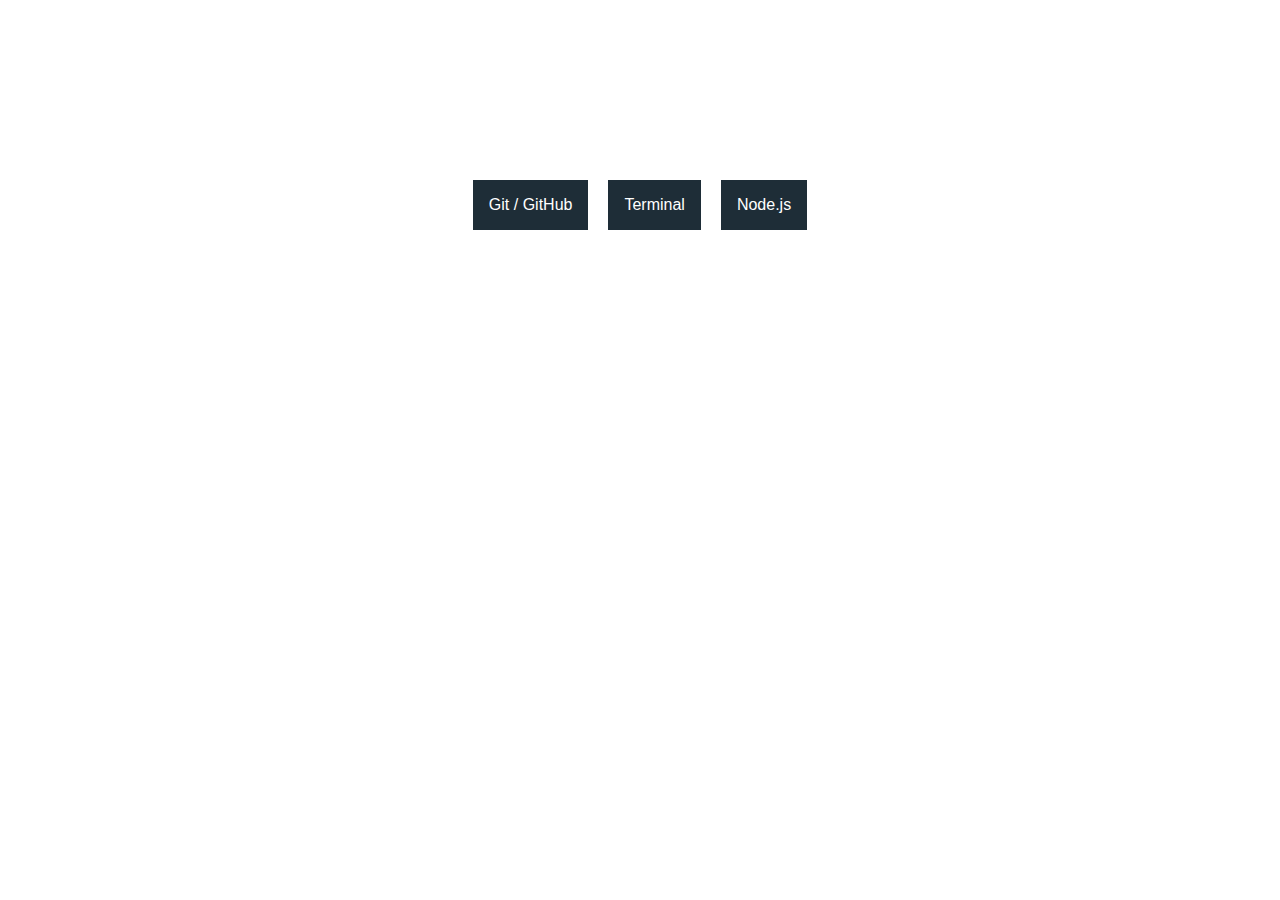
<file: index.html>
<!DOCTYPE html>
<html lang="de">

<head>
    <meta charset="UTF-8">
    <meta name="viewport" content="width=device-width, initial-scale=1.0">
    <link rel="stylesheet" href="./assets/css/style.css">
    <title>CheatSheet</title>
</head>

<body>

    <main>
        <main>
            <div class="dropdown">
                <button onclick="toggleDropdown('dropdown1')" class="dropbtn">Git / GitHub</button>
                <div id="dropdown1" class="dropdown-content">
                    <a href="./assets/html/git-github/git.html" class="hover-link">Git</a>
                    <a href="./assets/html/git-github/gitHub.html" class="hover-link">GitHub</a>
                </div>
            </div>

            <div class="dropdown">
                <button onclick="toggleDropdown('dropdown2')" class="dropbtn">Terminal</button>
                <div id="dropdown2" class="dropdown-content">
                    <a href="./assets/html/Terminal/terminal.html" class="hover-link">Terminal</a>
                    <a href="./assets/html/Terminal/navigation.html" class="hover-link">Navigation</a>
                </div>
            </div>

            <div class="dropdown">
                <button onclick="toggleDropdown('dropdown3')" class="dropbtn">Node.js</button>
                <div id="dropdown3" class="dropdown-content">
                    <a href="./assets/html/Node/nodeInstall.html" class="hover-link">installieren</a>
                    <a href="./assets/html/Node/nodeDelete.html" class="hover-link">löschen</a>
                </div>
            </div>


        </main>


    </main>
    <script src="./assets/js/main.js"></script>

</body>

</html>
</file>
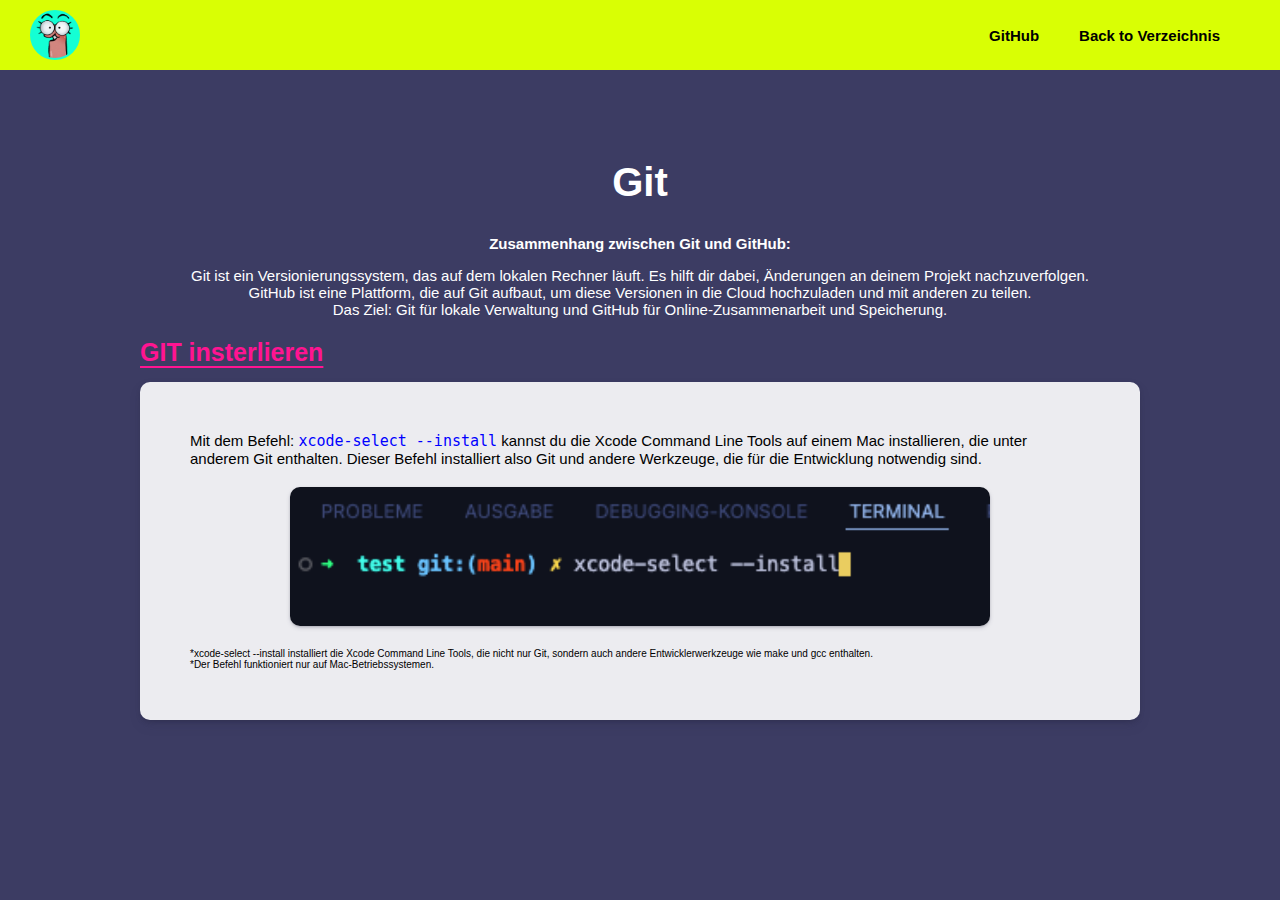
<file: assets/html/git-github/git.html>
<!DOCTYPE html>
<html lang="de">

<head>
    <meta charset="UTF-8">
    <meta name="viewport" content="width=device-width, initial-scale=1.0">
    <link rel="stylesheet" href="./gitGitHub.css">
    <title>Git</title>
</head>

<body>

    <header>
        <nav>
            <div class="wormie-container"></div>
            <ul class="header__list--unordered">
                <li class="header__list-item"><a href="./gitHub.html">GitHub</a></li>
                <li class="header__list-item"><a href="../../../index.html">Back to Verzeichnis</a></li>
            </ul>
        </nav>
    </header>

    <main class="main-content">
        <article>
            <h1>Git</h1>
            <div class="git">
                <h4>Zusammenhang zwischen Git und GitHub:</h4>
                <p>Git ist ein Versionierungssystem, das auf dem lokalen Rechner läuft. Es hilft dir dabei, Änderungen
                    an
                    deinem Projekt nachzuverfolgen.</p>
                <p> GitHub ist eine Plattform, die auf Git aufbaut, um diese Versionen in die Cloud hochzuladen und
                    mit anderen zu teilen.</p>
                <p>Das Ziel: Git für lokale Verwaltung und GitHub für Online-Zusammenarbeit und Speicherung.</p>

            </div>

        </article>

        <h2>GIT insterlieren</h2>
        <section class="main-content__section-one">
            <div>
                <p class="text-item">Mit dem Befehl: <code>xcode-select --install</code> kannst du die Xcode Command
                    Line Tools auf einem
                    Mac
                    installieren, die unter anderem Git enthalten. Dieser Befehl installiert also Git und andere
                    Werkzeuge,
                    die für die Entwicklung notwendig sind.</p>
            </div>
            <div class="image-container">
                <img src="../../img/xcode.png" alt="">
            </div>
            <p>*xcode-select --install installiert die Xcode Command Line Tools, die nicht nur Git, sondern auch andere
                Entwicklerwerkzeuge wie make und gcc enthalten.</p>
            <p>*Der Befehl funktioniert nur auf Mac-Betriebssystemen.</p>

        </section>





    </main>


</body>

</html>
</file>
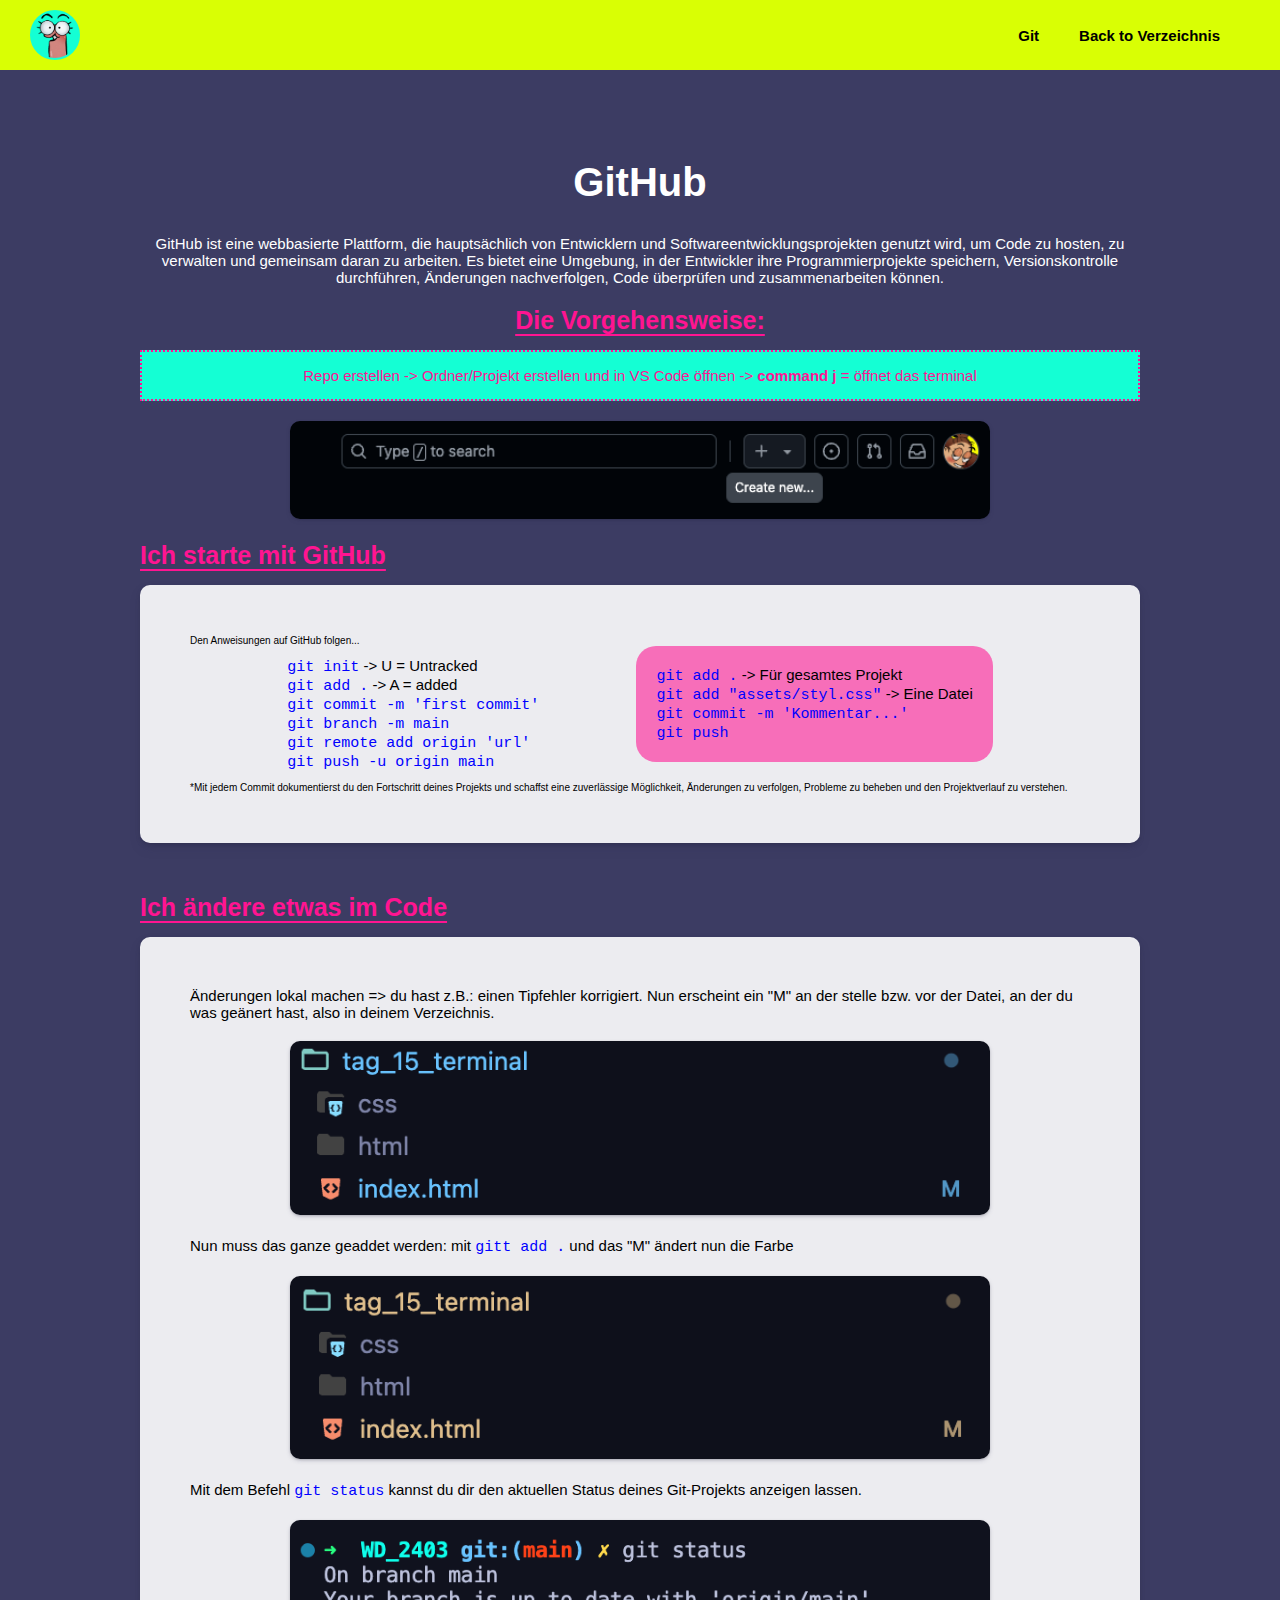
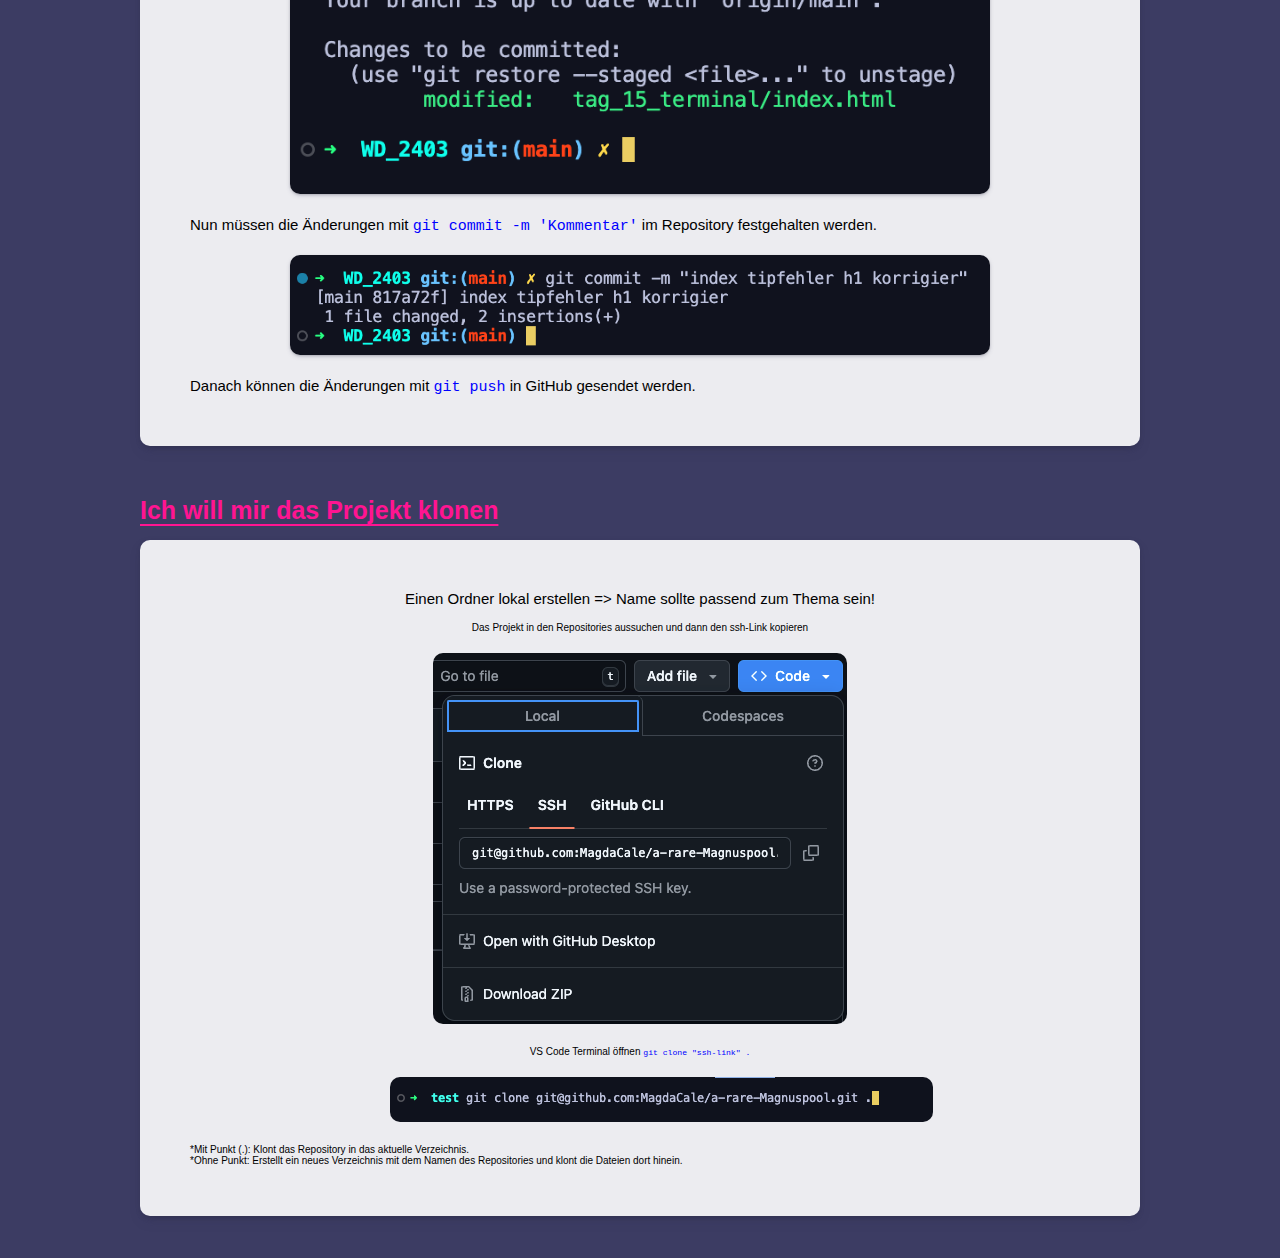
<file: assets/html/git-github/gitHub.html>
<!DOCTYPE html>
<html lang="e">

<head>
    <meta charset="UTF-8">
    <meta name="viewport" content="width=device-width, initial-scale=1.0">
    <link rel="stylesheet" href="./gitGitHub.css">
    <title>GitHub</title>
</head>

<body>

    <header>
        <nav>
            <div class="wormie-container"></div>
            <ul class="header__list--unordered">
                <li class="header__list-item"><a href="./git.html">Git</a></li>
                <li class="header__list-item"><a href="../../../index.html">Back to Verzeichnis</a></li>
            </ul>
        </nav>
    </header>

    <main class="main-content">



        <article>
            <h1>GitHub</h1>
            <p class="gitHub">
                <span>GitHub</span> ist eine webbasierte Plattform, die hauptsächlich von
                Entwicklern und Softwareentwicklungsprojekten genutzt wird, um Code zu
                hosten, zu verwalten und gemeinsam daran zu arbeiten. Es bietet eine
                Umgebung, in der Entwickler ihre Programmierprojekte speichern,
                Versionskontrolle durchführen, Änderungen nachverfolgen, Code überprüfen
                und zusammenarbeiten können.
            </p>
            <h2>Die Vorgehensweise:</h2>
            <p class="main-content__text">Repo erstellen -> Ordner/Projekt erstellen und in VS Code öffnen ->
                <strong>command j</strong> = öffnet das terminal
            </p>
            <div class="image-container">
                <img src="../../img/repo.png" alt="">
            </div>
        </article>

        <h3>Ich starte mit GitHub</h3>
        <section class="main-content__section-one">
            <p>Den Anweisungen auf GitHub folgen...</p>
            <div class="flex-container">
                <div class="main-content__listOne"> <!-- Für ein neues Projekt -->
                    <p class="text-item"><code>git init</code> -> U = Untracked</p>
                    <p class="text-item"><code>git add .</code> -> A = added</p>
                    <p class="text-item"><code>git commit -m 'first commit'</code></p>
                    <p class="text-item"><code>git branch -m main</code></p>
                    <p class="text-item"><code>git remote add origin 'url'</code></p>
                    <p class="text-item"><code>git push -u origin main</code></p>
                </div>
                <div class="main-content__listTwo"> <!-- Für ein bestehendes Projekt -->
                    <p class="text-item"><code>git add .</code> -> Für gesamtes Projekt</p>
                    <p class="text-item"><code>git add "assets/styl.css"</code> -> Eine Datei</p>
                    <p class="text-item"><code>git commit -m 'Kommentar...'</code> </p>
                    <p class="text-item"><code>git push</code></p>
                </div>
            </div>
            <p>*Mit jedem Commit dokumentierst du den Fortschritt deines Projekts und schaffst eine zuverlässige
                Möglichkeit, Änderungen zu verfolgen, Probleme zu beheben und den Projektverlauf zu verstehen.</p>
        </section>

        <h3>Ich ändere etwas im Code</h3>
        <section class="main-content__section">
            <div class="main-content__list">
                <p class="text-item">Änderungen lokal machen => du hast z.B.: einen Tipfehler korrigiert. Nun erscheint
                    ein "M" an der stelle bzw. vor der Datei, an der du was geänert hast, also in deinem Verzeichnis.
                <div class="image-container">
                    <img src="../../img/geaendert.png" alt="">
                </div>
                <p class="text-item">Nun muss das ganze geaddet werden: mit <code>gitt add .</code> und das "M" ändert
                    nun die Farbe</p>
                <div class="image-container">
                    <img src="../../img/add.png" alt="">
                </div>
                <p class="text-item">Mit dem Befehl <code>git status</code> kannst du dir den aktuellen Status deines
                    Git-Projekts anzeigen lassen. </p>
                <div class="image-container">
                    <img src="../../img/status.png" alt="">
                </div>
                <p class="text-item">Nun müssen die Änderungen mit <code>git commit -m 'Kommentar'</code> im Repository
                    festgehalten werden.
                <div class="image-container">
                    <img src="../../img/commit.png" alt="">
                </div>
                <p class="text-item">Danach können die Änderungen mit <code>git push</code> in GitHub gesendet werden.
                </p>
            </div>


        </section>

        <h3>Ich will mir das Projekt klonen</h3>
        <section class="main-content__section">
            <p class="main-content__paragraph">Einen Ordner lokal erstellen => Name sollte passend zum Thema sein!</p>
            <div class="main-content__content-group">
                <div class="image-container2">
                    <p class="main-content__paragraph">Das Projekt in den Repositories aussuchen und dann den ssh-Link
                        kopieren</p>
                    <img src="../../img/sshkopiren.png" alt="">
                </div>

                <div class="image-container3">
                    <p class="main-content__paragraph">VS Code Terminal öffnen <code>git clone "ssh-link" .</code></p>
                    <img src="../../img/clone.png" alt="">
                </div>

                <p>*Mit Punkt (.): Klont das Repository in das aktuelle Verzeichnis.</p>
                <p>*Ohne Punkt: Erstellt ein neues Verzeichnis mit dem Namen des Repositories und klont die Dateien dort
                    hinein.</p>
            </div>
        </section>

    </main>

</body>

</html>
</file>
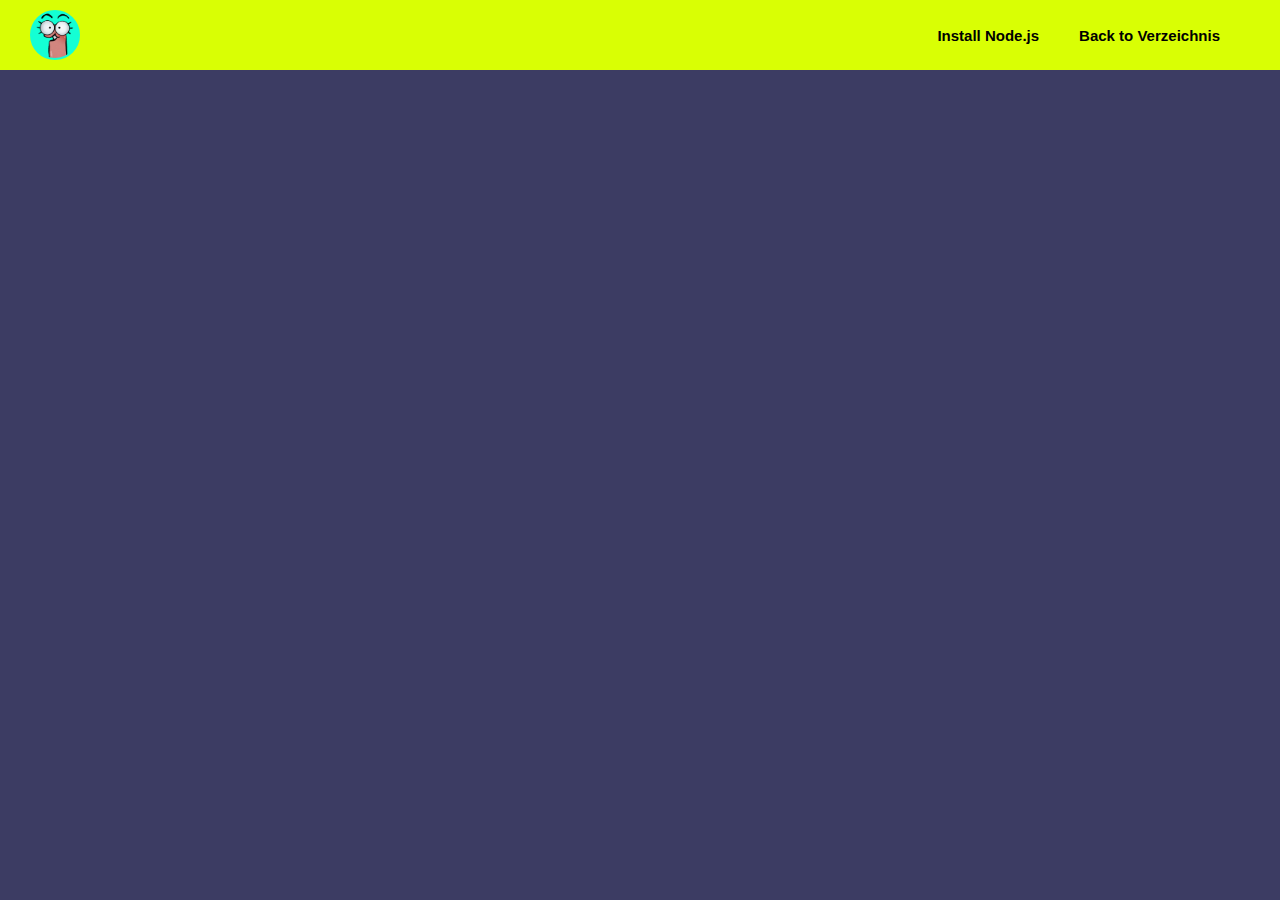
<file: assets/html/Node/nodeDelete.html>
<!DOCTYPE html>
<html lang="de">

<head>
    <meta charset="UTF-8">
    <meta name="viewport" content="width=device-width, initial-scale=1.0">
    <link rel="stylesheet" href="./node.css">
    <title>Document</title>
</head>

<body>
    <header>
        <nav>
            <div class="wormie-container"></div>
            <ul class="header__list--unordered">
                <li class="header__list-item"><a href="../Node/nodeInstall.html">Install Node.js</a></li>
                <li class="header__list-item"><a href="../../../index.html">Back to Verzeichnis</a></li>
            </ul>
        </nav>
    </header>

</body>

</html>
</file>
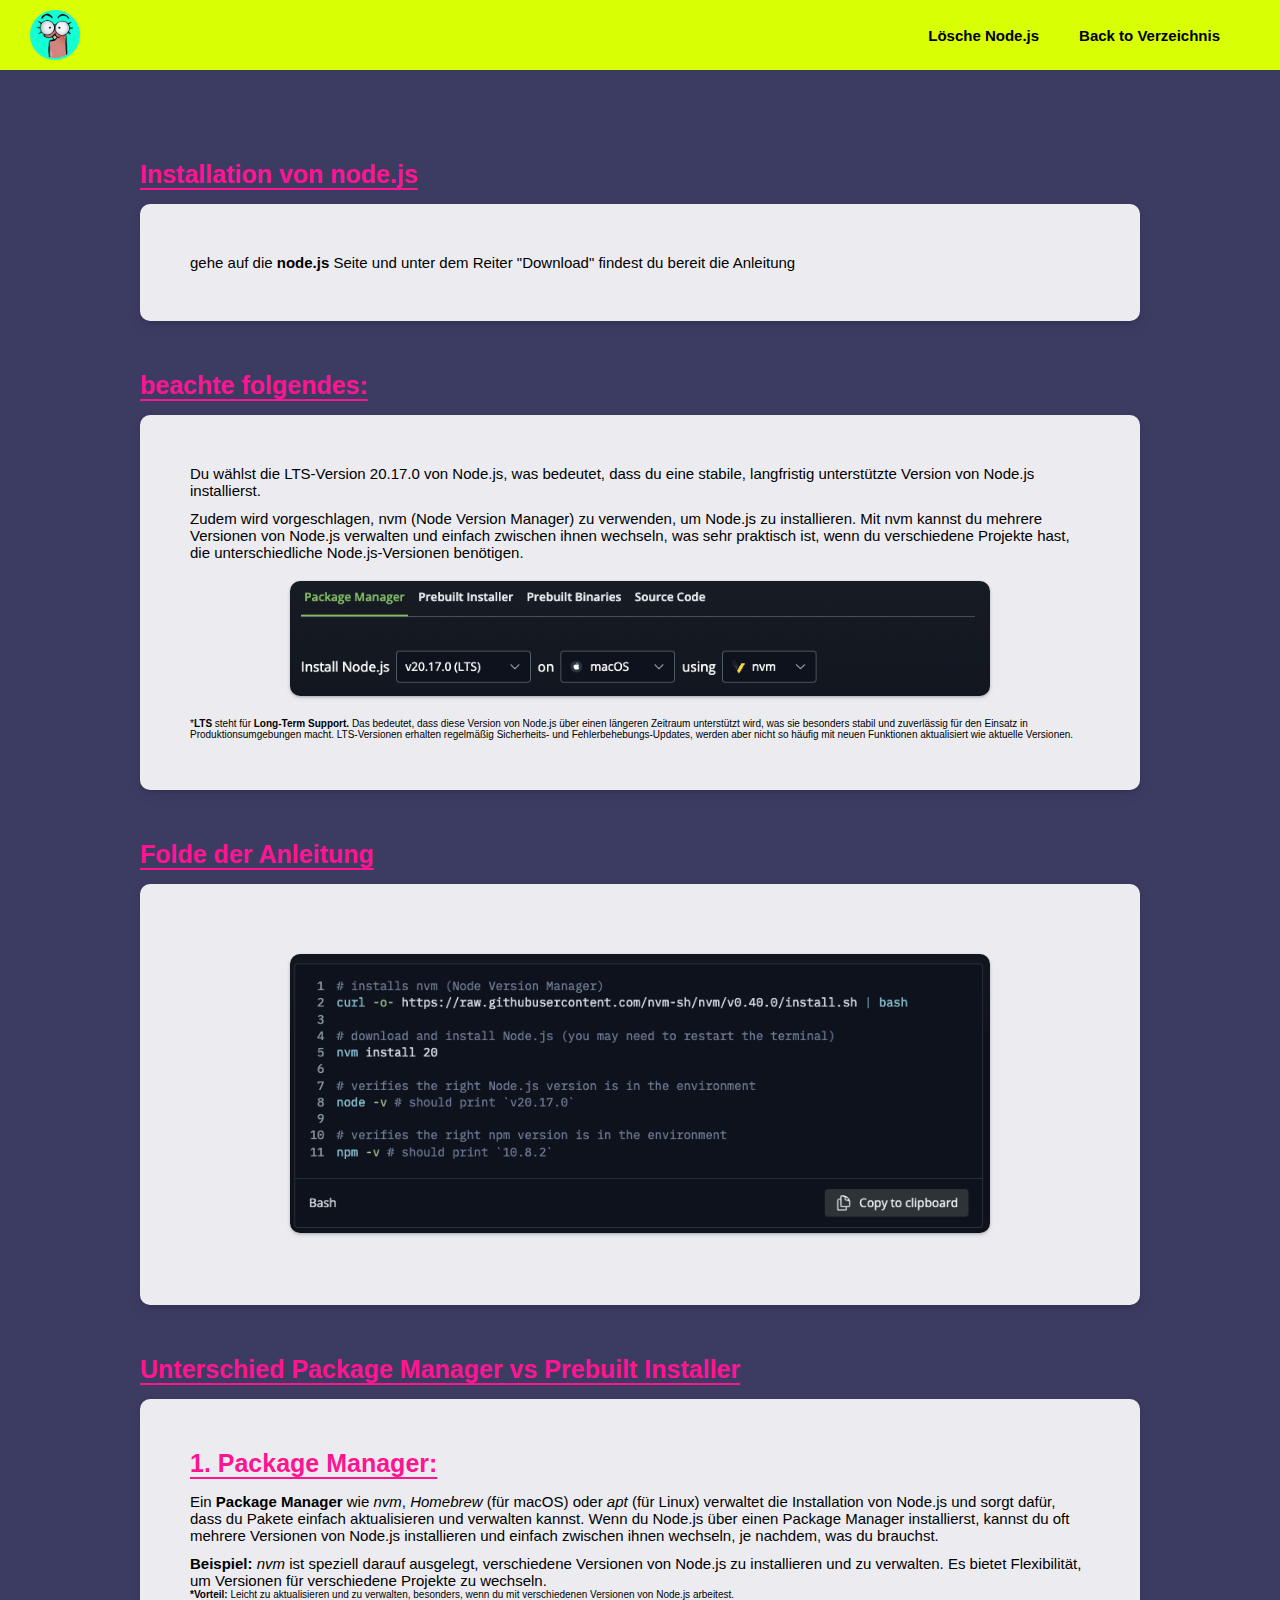
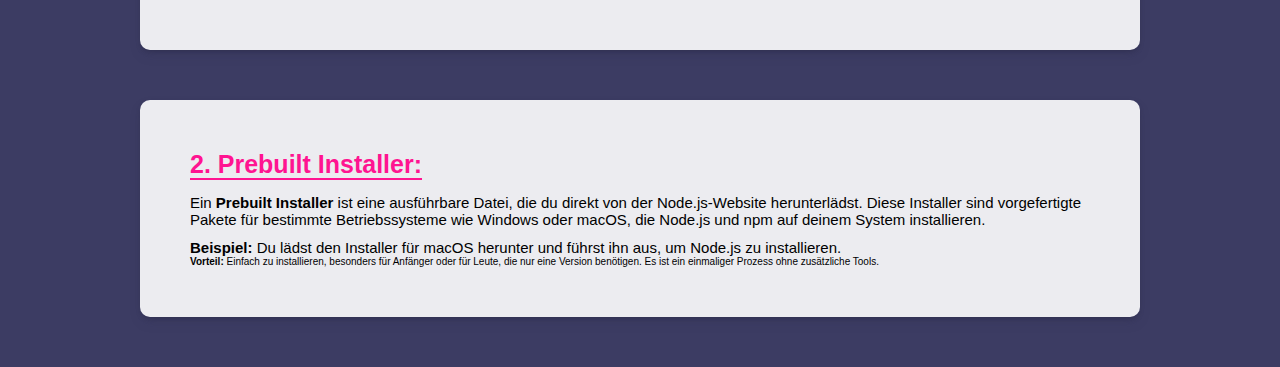
<file: assets/html/Node/nodeInstall.html>
<!DOCTYPE html>
<html lang="de">

<head>
    <meta charset="UTF-8">
    <meta name="viewport" content="width=device-width, initial-scale=1.0">
    <link rel="stylesheet" href="./node.css">
    <title>node.js</title>
</head>

<body>
    <header>
        <nav>
            <div class="wormie-container"></div>
            <ul class="header__list--unordered">
                <li class="header__list-item"><a href="../Node/nodeDelete.html">Lösche Node.js</a></li>
                <li class="header__list-item"><a href="../../../index.html">Back to Verzeichnis</a></li>
            </ul>
        </nav>
    </header>

    <main>
        <h2>Installation von node.js</h2>
        <section>
            <p class="text-item">gehe auf die <a href="https://nodejs.org">node.js</a> Seite und unter dem Reiter
                "Download" findest du bereit die
                Anleitung</p>



        </section>
        <h3>beachte folgendes:</h3>
        <section>
            <p class="text-item">Du wählst die LTS-Version 20.17.0 von Node.js, was bedeutet, dass du eine stabile,
                langfristig
                unterstützte Version von Node.js installierst.</p>
            <br>
            <p class="text-item">Zudem wird vorgeschlagen, nvm (Node Version Manager) zu verwenden, um Node.js zu
                installieren. Mit nvm
                kannst du mehrere Versionen von Node.js verwalten und einfach zwischen ihnen wechseln, was sehr
                praktisch ist, wenn du verschiedene Projekte hast, die unterschiedliche Node.js-Versionen benötigen.</p>
            <div class="image-container">
                <img src="../../img/package_node.png" alt="">
            </div>

            <p>*<strong>LTS</strong> steht für <strong>Long-Term Support.</strong> Das bedeutet, dass diese Version von
                Node.js über
                einen längeren
                Zeitraum unterstützt wird, was sie besonders stabil und zuverlässig für den Einsatz in
                Produktionsumgebungen macht. LTS-Versionen erhalten regelmäßig Sicherheits- und
                Fehlerbehebungs-Updates, werden aber nicht so häufig mit neuen Funktionen aktualisiert wie aktuelle
                Versionen.</p>
        </section>


        <h3>Folde der Anleitung</h3>
        <section>


            <div class="image-container">
                <img src="../../img/node.png" alt="">
            </div>
        </section>

        <h2>Unterschied Package Manager vs Prebuilt Installer </h2>

        <section>
            <h3>1. Package Manager:</h3>
            <p class="text-item">
                Ein <strong>Package Manager</strong> wie <em>nvm</em>, <em>Homebrew</em> (für macOS) oder <em>apt</em>
                (für Linux) verwaltet die Installation von Node.js
                und sorgt dafür, dass du Pakete einfach aktualisieren und verwalten kannst.
                Wenn du Node.js über einen Package Manager installierst, kannst du oft mehrere Versionen von Node.js
                installieren und einfach zwischen ihnen wechseln,
                je nachdem, was du brauchst.
            </p>
            <br>
            <p class="text-item">
                <strong>Beispiel:</strong> <em>nvm</em> ist speziell darauf ausgelegt, verschiedene Versionen von
                Node.js zu installieren und zu verwalten.
                Es bietet Flexibilität, um Versionen für verschiedene Projekte zu wechseln.
            </p>
            <p><strong>*Vorteil:</strong> Leicht zu aktualisieren und zu verwalten, besonders, wenn du
                mit verschiedenen
                Versionen von Node.js arbeitest.</p>
        </section>

        <section>

            <h3>2. Prebuilt Installer:</h3>
            <p class="text-item">
                Ein <strong>Prebuilt Installer</strong> ist eine ausführbare Datei, die du direkt von der
                Node.js-Website herunterlädst. Diese Installer sind vorgefertigte
                Pakete für bestimmte Betriebssysteme wie Windows oder macOS, die Node.js und npm auf deinem System
                installieren.
            </p>
            <br>
            <p class="text-item">
                <strong>Beispiel:</strong> Du lädst den Installer für macOS herunter und führst ihn aus, um Node.js zu
                installieren.
            </p>
            <p><strong>Vorteil:</strong> Einfach zu installieren, besonders für Anfänger oder für
                Leute, die nur eine
                Version benötigen. Es ist ein einmaliger Prozess ohne zusätzliche Tools.</p>



        </section>





    </main>

</body>

</html>
</file>
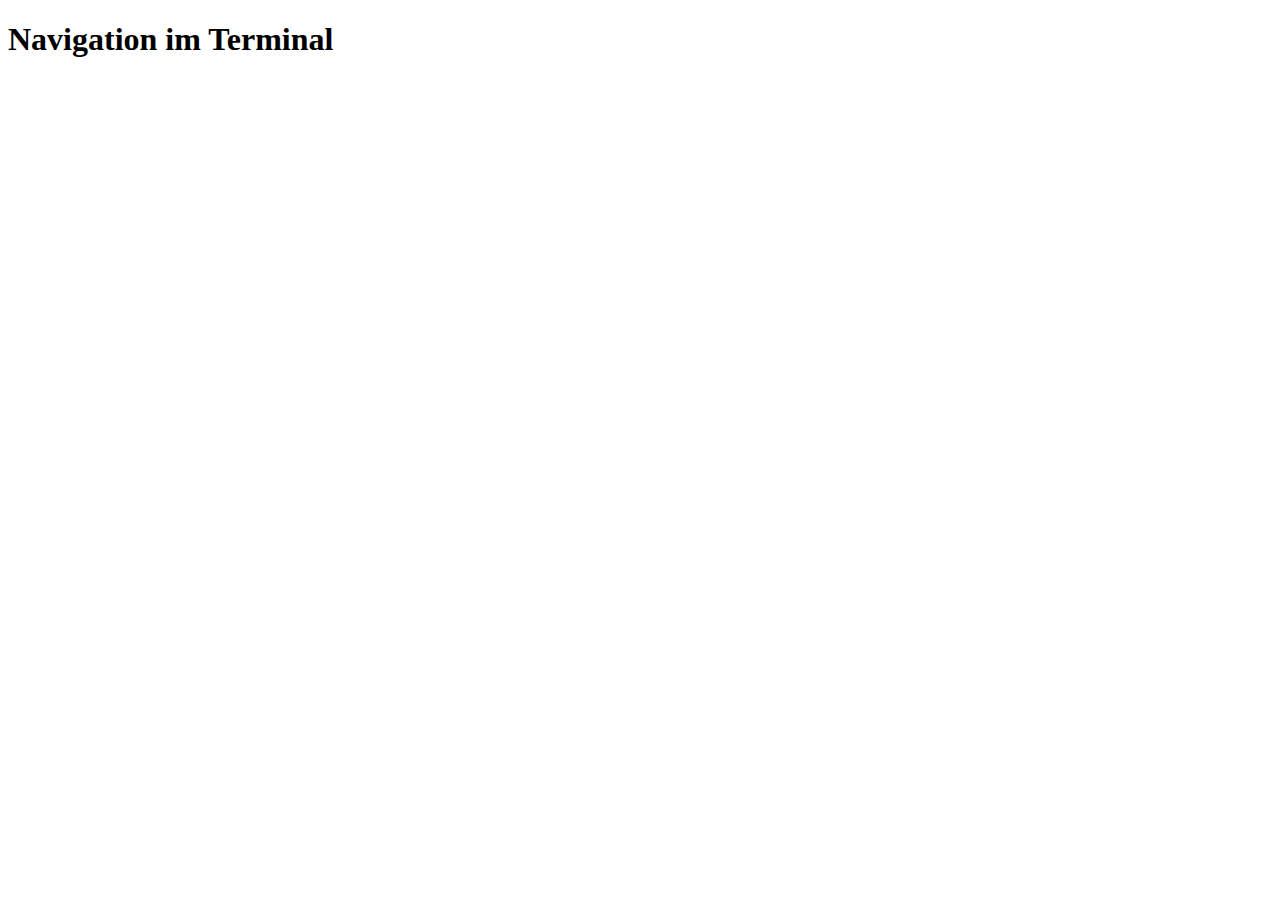
<file: assets/html/Terminal/navigation.html>
<!DOCTYPE html>
<html lang="de">

<head>
    <meta charset="UTF-8">
    <meta name="viewport" content="width=device-width, initial-scale=1.0">
    <title>Navigation im Terminal</title>
</head>

<body>
    <h1>Navigation im Terminal</h1>

</body>

</html>
</file>
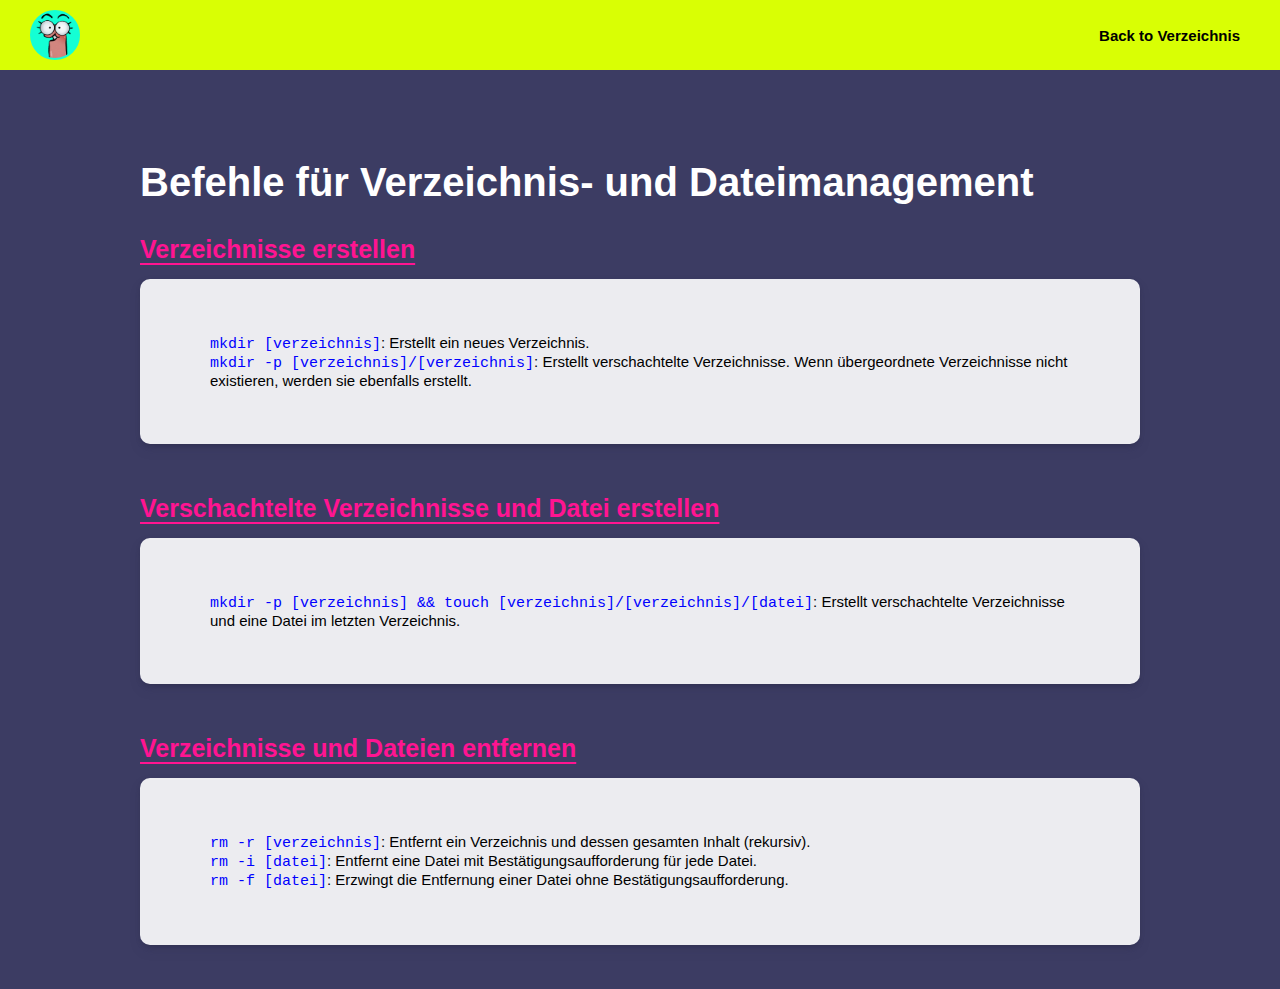
<file: assets/html/Terminal/terminal.html>
<!DOCTYPE html>
<html lang="de">

<head>
    <meta charset="UTF-8">
    <meta name="viewport" content="width=device-width, initial-scale=1.0">
    <link rel="stylesheet" href="./terminal.css">
    <title>terminal</title>
</head>

<body>
    <header>
        <nav>
            <div class="wormie-container"></div>
            <!-- <img src="../../img/wormie.png" alt="worm drawing"> -->
            <ul>
                <li><a href="../../../index.html">Back to Verzeichnis</a></li>
            </ul>
        </nav>
    </header>

    <main class="main-content">

        <h1>Befehle für Verzeichnis- und Dateimanagement</h1>

        <h2>Verzeichnisse erstellen</h2>
        <section class="main-content__section">
            <ul class="list list--margin-bottom">
                <li class="list__item"><code>mkdir [verzeichnis]</code>: Erstellt ein neues Verzeichnis.</li>
                <li class="list__item">
                    <code>mkdir -p [verzeichnis]/[verzeichnis]</code>: Erstellt verschachtelte Verzeichnisse. Wenn
                    übergeordnete Verzeichnisse nicht existieren, werden sie ebenfalls erstellt.
                </li>
            </ul>
        </section>

        <h2>Verschachtelte Verzeichnisse und Datei erstellen</h2>
        <section class="main-content__section">
            <ul class="list list--margin-bottom">
                <li class="list__item">
                    <code>mkdir -p [verzeichnis] && touch [verzeichnis]/[verzeichnis]/[datei]</code>: Erstellt
                    verschachtelte Verzeichnisse und eine Datei im letzten Verzeichnis.
                </li>
            </ul>
        </section>

        <h2>Verzeichnisse und Dateien entfernen</h2>
        <section class="main-content__section">
            <ul class="list list--margin-bottom">
                <li class="list__item"><code>rm -r [verzeichnis]</code>: Entfernt ein Verzeichnis und dessen gesamten
                    Inhalt (rekursiv).</li>
                <li class="list__item"><code>rm -i [datei]</code>: Entfernt eine Datei mit Bestätigungsaufforderung für
                    jede Datei.</li>
                <li class="list__item"><code>rm -f [datei]</code>: Erzwingt die Entfernung einer Datei ohne
                    Bestätigungsaufforderung.</li>
            </ul>
        </section>
    </main>

</body>

</html>
</file>
<file: assets/css/style.css>
*{
  padding: 0;
  margin: 0;
  box-sizing: border-box;
}

html{
  font-family: sans-serif;
}

.link-no__hover{
  text-decoration: none;
  color: white;}

main{
  display: flex;
  align-items: center;
  justify-content: center;
  gap: 20px;
  margin-top: 10vh;
}

.dropbtn {
  background-color: #1e2d37;
  color: white;
  padding: 16px;
  font-size: 16px;
  border: none;
  cursor: pointer;
}

.dropbtn:hover, .dropbtn:focus {
  background-color: #2980B9;
}

.dropdown {
  position: relative;
  display: inline-block;
}

.dropdown-content {
  display: none;
  position: absolute;
  background-color: #f1f1f1;
  min-width: 160px;
  overflow: auto;
  box-shadow: 0px 8px 16px 0px rgba(0,0,0,0.2);
  z-index: 1;
}

.dropdown-content a {
  color: black;
  padding: 12px 16px;
  text-decoration: none;
  display: block;
}

.dropdown .hover-link:hover {background-color: #ddd;}

.show {display: block;}
</file>
<file: assets/html/git-github/gitGitHub.css>
/* Reset and Box Sizing */
* {
    margin: 0;
    padding: 0;
    box-sizing: border-box;
}

/* Global Styling */
html {
    font-family: sans-serif;
    font-size: 62.5%;
}

:root {
    --headline-big: 4rem;
    --headline-med: 2.5rem;
    --fontSize: 1.5rem;
    --bg-color-header: rgb(217, 255, 4);
    --fontColor: black;
    --code-color: blue;
}

body {
    background-color: rgb(60, 60, 99);
}

code {
    color: var(--code-color);
}


a {
    text-decoration: none;
    color: var(--fontColor);
    font-weight: 900;
    font-size: var(--fontSize);
}

ul {
    list-style: none;
}

h1 {
    font-size: var(--headline-big);
    margin-bottom: 3rem;
}

h2, h3 {
    font-size: var(--headline-med);
    margin-bottom: 1.5rem;
    color: rgb(255, 20, 145);
    text-decoration: underline;
    text-underline-offset: 5px;
}

h4{
    font-size: var(--fontSize);
    margin-bottom: 1.5rem;
}

/* Header Styling */
header {
    background-color: var(--bg-color-header);
    margin-bottom: 10vh;
}

nav {
    display: flex;
    align-items: center;
    justify-content: space-between;
    padding: 0 20px;
}

.wormie-container {
    background: url("../../img/wormie.png");
    background-position-x: 4px;
    background-size: cover;
    background-repeat: no-repeat;
    height: 50px;
    width: 50px;
    border-radius: 50%;
    margin: 10px;
    border: 2px solid rgb(20, 255, 212);
    background-color: rgb(20, 255, 212);
}

.header__list--unordered {
    padding: 5px 20px;
    display: flex;
    list-style: none;
}

.header__list-item {
    font-size: var(--fontSize);
    padding: 20px;
}

/* Main Content Styling */
.main-content {
    width: 1000px;
    margin: auto;
}

.gitHub, .git{
    font-size: var(--fontSize);
    margin-bottom: 2rem;
}

section {
    background-color: rgba(255, 255, 255, 0.906);
    box-shadow: rgba(50, 50, 93, 0.25) 0px 6px 12px -2px, rgba(0, 0, 0, 0.3) 0px 3px 7px -3px;
    margin-bottom: 5rem;
    padding: 5rem;
    border-radius: 10px;
}

article {
    text-align: center;
    color: white;
}
 
article p{
    font-size: var(--fontSize);
}

.image-container {
    width: 700px;
    height: auto;
    margin: 0 auto;
}

.image-container img {
    margin: 2rem 0;
    border-radius: 10px;
    width: 100%;
    box-shadow: rgba(50, 50, 93, 0.25) 0px 2px 5px -1px, rgba(0, 0, 0, 0.3) 0px 1px 3px -1px;
}

.image-container2, .image-container3 {
    width: 500px;
    height: auto;
    margin: 0 auto;
    text-align: center;
}

.image-container2 img, .image-container3 img {
    margin: 2rem 0;
    border-radius: 10px;
}

.text-item {
    font-size: var(--fontSize);
}

.main-content__text {
    font-size: var(--fontSize);
    border: 2px dotted deeppink;
    text-align: center;
    padding: 1.5rem;
    width: 1000px;
    margin: 0 auto;
    color: deeppink;
    background-color: rgb(20, 255, 212);
}

.flex-container {
    display: flex;
    align-items: center;
    justify-content: space-evenly;
}

.main-content__listTwo {
    background-color: rgba(255, 20, 145, 0.585);
    padding: 20px;
    border-radius: 20px;
    margin-bottom: 2rem;
}

.main-content__section>p {
    font-size: var(--fontSize);
    text-align: center;
    margin-bottom: 1.5rem;
}
</file>
<file: assets/html/Node/node.css>
/* Reset and Box Sizing */
* {
    margin: 0;
    padding: 0;
    box-sizing: border-box;
}

/* Global Styling */
html {
    font-family: sans-serif;
    font-size: 62.5%;
}

:root {
    --headline-big: 4rem;
    --headline-med: 2.5rem;
    --fontSize: 1.5rem;
    --bg-color-header: rgb(217, 255, 4);
    --fontColor: black;
    --code-color: blue;
}

body {
    background-color: rgb(60, 60, 99);
}

code {
    color: var(--code-color);
}


a {
    text-decoration: none;
    color: var(--fontColor);
    font-weight: 900;
    font-size: var(--fontSize);
}

ul {
    list-style: none;
}

h1 {
    font-size: var(--headline-big);
    margin-bottom: 3rem;
}

h2, h3 {
    font-size: var(--headline-med);
    margin-bottom: 1.5rem;
    color: rgb(255, 20, 145);
    text-decoration: underline;
    text-underline-offset: 5px;
}

h4{
    font-size: var(--fontSize);
    margin-bottom: 1.5rem;
}

/* Header Styling */
header {
    background-color: var(--bg-color-header);
    margin-bottom: 10vh;
}

nav {
    display: flex;
    align-items: center;
    justify-content: space-between;
    padding: 0 20px;
}

.wormie-container {
    background: url("../../img/wormie.png");
    background-position-x: 4px;
    background-size: cover;
    background-repeat: no-repeat;
    height: 50px;
    width: 50px;
    border-radius: 50%;
    margin: 10px;
    border: 2px solid rgb(20, 255, 212);
    background-color: rgb(20, 255, 212);
}

.header__list--unordered {
    padding: 5px 20px;
    display: flex;
    list-style: none;
}

.header__list-item {
    font-size: var(--fontSize);
    padding: 20px;
}

/* Main Content Styling */

main{
    width: 1000px;
    margin: auto;
    border: 2ps solid deeppink;
}

section {
    background-color: rgba(255, 255, 255, 0.906);
    box-shadow: rgba(50, 50, 93, 0.25) 0px 6px 12px -2px, rgba(0, 0, 0, 0.3) 0px 3px 7px -3px;
    margin-bottom: 5rem;
    padding: 5rem;
    border-radius: 10px;
    
}

article {
    text-align: center;
    color: white;
}
 
article p{
    font-size: var(--fontSize);
}
.text-item{
    font-size: var(--fontSize);
}
.image-container {
    width: 700px;
    height: auto;
    margin: 0 auto;
}

.image-container img {
    margin: 2rem 0;
    border-radius: 10px;
    width: 100%;
    box-shadow: rgba(50, 50, 93, 0.25) 0px 2px 5px -1px, rgba(0, 0, 0, 0.3) 0px 1px 3px -1px;
}
</file>
<file: assets/html/Terminal/terminal.css>
/* Reset and Box Sizing */
* {
    margin: 0;
    padding: 0;
    box-sizing: border-box;
}

/* Global Styling */
html {
    font-family: sans-serif;
    font-size: 62.5%;
}

:root {
    --headline-big: 4rem;
    --headline-med: 2.5rem;
    --fontSize: 1.5rem;
    --bg-color-header: rgb(217, 255, 4);
    --fontColor: black;
    --code-color: blue;
}

body {
    background-color: rgb(60, 60, 99);
}


/* Code Styling */
code {
    color: var(--code-color);
}

/* Horizontal Line Styling */
hr {
    margin-bottom: 5rem;
}

/* Link Styling */
a {
    text-decoration: none;
    color: var(--fontColor);
    font-weight: 900;
    font-size: var(--fontSize);
}

/* List Styling */
ul {
    list-style: none;
    padding: 5px 20px;
}

li {
    font-size: var(--fontSize);
}

h1 {
    font-size: var(--headline-big);
    margin-bottom: 3rem;
    color: white;
}

h2, h3 {
    font-size: var(--headline-med);
    margin-bottom: 1.5rem;
    color: rgb(255, 20, 145);
    text-decoration: underline;
    text-underline-offset: 5px;
}

h4{
    font-size: var(--fontSize);
    margin-bottom: 1.5rem;
}

/* =================================== */
/* Header Styling */
header {
    background-color: var(--bg-color-header);
    margin-bottom: 10vh;
}

nav {
    display: flex;
    align-items: center;
    justify-content: space-between;
    padding: 0 20px;
}

.wormie-container {
    background: url("../../img/wormie.png");
    background-position-x: 4px;    
    background-size: cover;
    background-repeat: no-repeat;
    height: 50px;
    width: 50px;
    border-radius: 50%;
    margin: 10px;
    border: 2px solid rgb(20, 255, 212);
    background-color: rgb(20, 255, 212);
}

header nav img {
    width: 30px;
    margin-left: 15px;
    margin-top: 10px;
}

/* ================================= */
/* Main Content Styling */

.main-content {
    width: 1000px;
    margin: auto;
}

section {
    background-color: rgba(255, 255, 255, 0.906);        box-shadow: rgba(50, 50, 93, 0.25) 0px 6px 12px -2px, rgba(0, 0, 0, 0.3) 0px 3px 7px -3px;
    margin-bottom: 5rem;
    padding: 5rem;
    border-radius: 10px;

}
</file>
